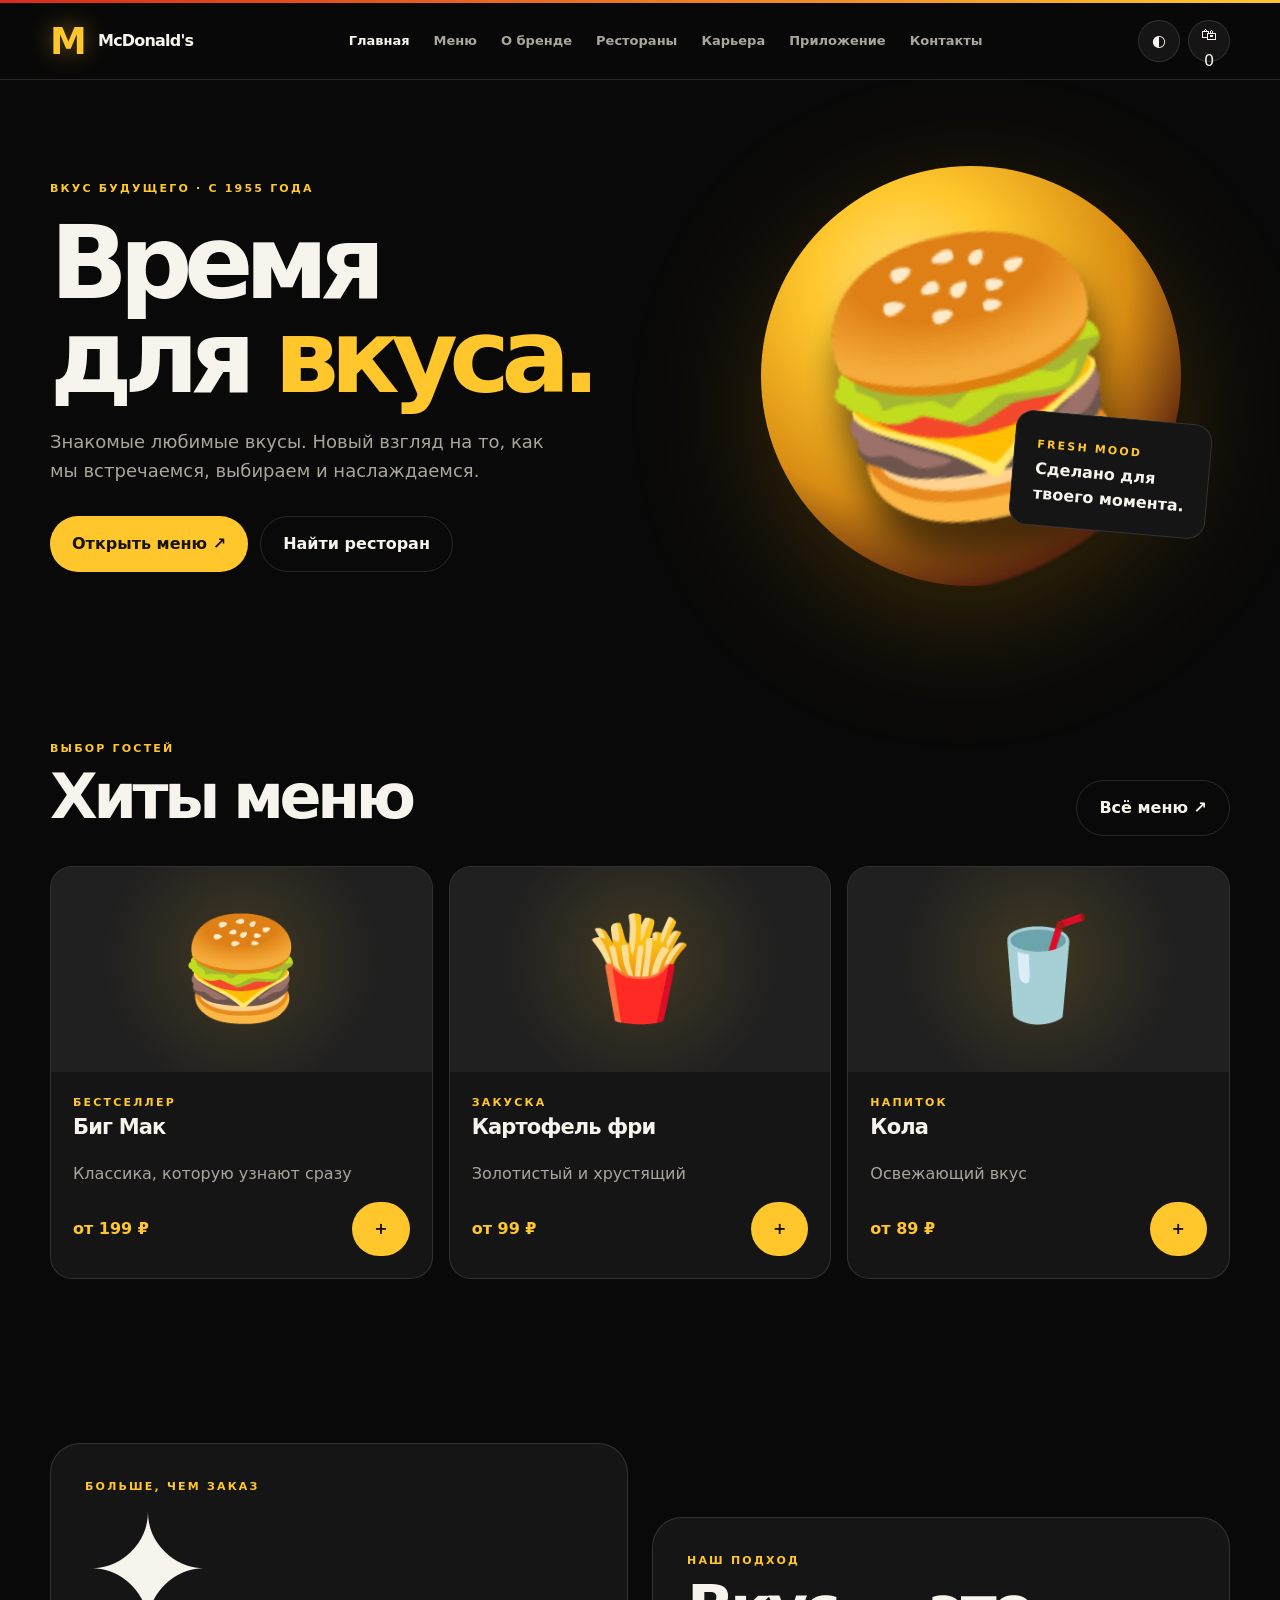
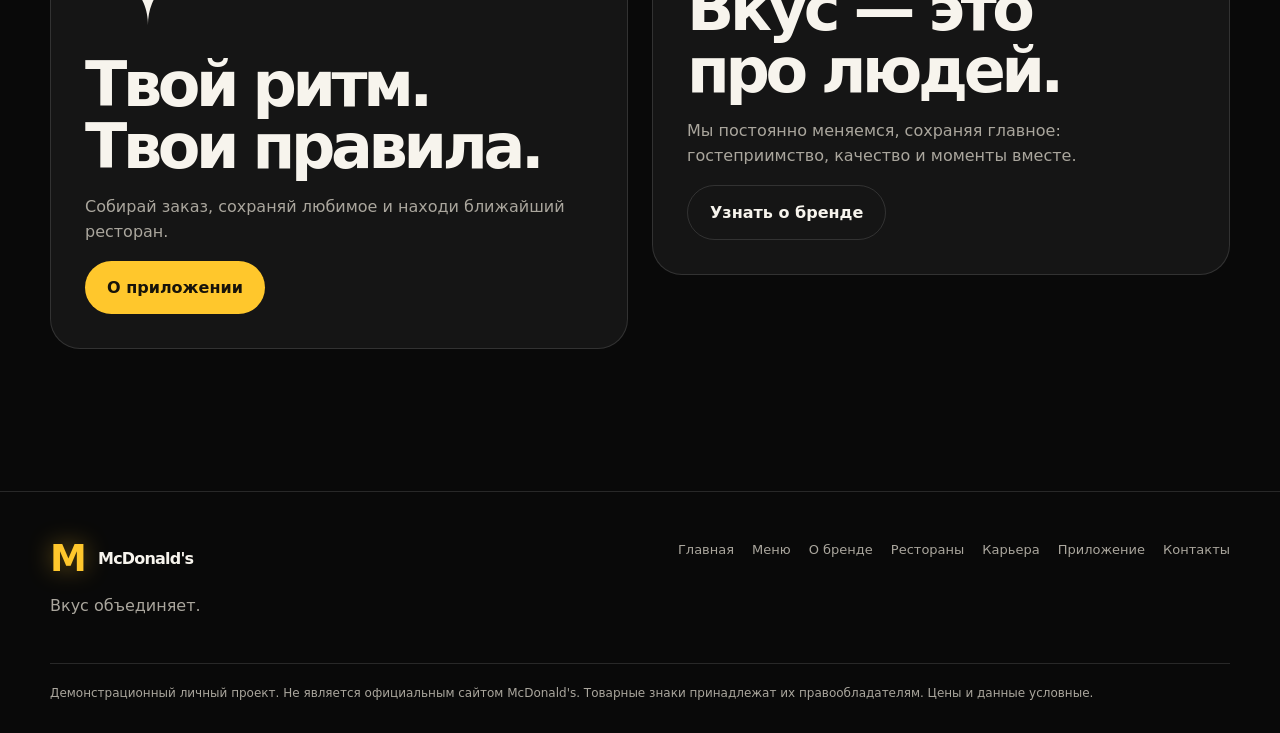
<file: index.html>
<!doctype html><html lang="ru" data-theme="dark"><head><meta charset="utf-8"><meta name="viewport" content="width=device-width,initial-scale=1"><meta name="theme-color" content="#090909"><meta name="description" content="McDonald's — вкус, который объединяет. Демонстрационный сайт."><title>McDonald's — Время для вкуса</title><link rel="stylesheet" href="styles.css"></head><body><div class="topline"></div><header class="header"><div class="wrap nav"><a class="brand" href="index.html"><span class="arches">M</span><span>McDonald's</span></a><nav class="links" id="links" aria-label="Основная навигация"><a href="index.html" class="active" aria-current="page">Главная</a><a href="menu.html" class="" >Меню</a><a href="about.html" class="" >О бренде</a><a href="locations.html" class="" >Рестораны</a><a href="careers.html" class="" >Карьера</a><a href="app.html" class="" >Приложение</a><a href="contacts.html" class="" >Контакты</a></nav><div class="navtools"><button class="iconbtn" id="theme" aria-label="Переключить тему">◐</button><button class="iconbtn" aria-label="Корзина" onclick="document.getElementById('modal').classList.add('open')">🛍 <span id="cartCount">0</span></button><button class="burger" id="burger" aria-label="Открыть меню">☰</button></div></div></header><main><div class="hero wrap"><div><div class="eyebrow">Вкус будущего · с 1955 года</div><h1 class="display">Время<br>для <em>вкуса.</em></h1><p class="lead">Знакомые любимые вкусы. Новый взгляд на то, как мы встречаемся, выбираем и наслаждаемся.</p><div class="actions"><a class="btn" href="menu.html">Открыть меню ↗</a><a class="btn ghost" href="locations.html">Найти ресторан</a></div></div><div class="visual"><div class="orb"></div><div class="burgerart">🍔</div><div class="stamp"><span class="eyebrow">Fresh mood</span><br><b>Сделано для<br>твоего момента.</b></div></div></div><section class="section wrap"><div class="sectionhead"><div><div class="eyebrow">Выбор гостей</div><h2>Хиты меню</h2></div><a class="btn ghost" href="menu.html">Всё меню ↗</a></div><div class="grid"><article class="tile reveal" data-item data-category="burgers" data-price="199" data-name="Биг Мак"><div class="foodvisual">🍔</div><div class="tilebody"><div class="eyebrow">Бестселлер</div><h3>Биг Мак</h3><p class="muted">Классика, которую узнают сразу</p><div style="display:flex;justify-content:space-between;align-items:center"><span class="price">от 199 ₽</span><button class="btn" data-add="Биг Мак" aria-label="Добавить Биг Мак">+</button></div></div></article><article class="tile reveal" data-item data-category="snacks" data-price="99" data-name="Картофель фри"><div class="foodvisual">🍟</div><div class="tilebody"><div class="eyebrow">Закуска</div><h3>Картофель фри</h3><p class="muted">Золотистый и хрустящий</p><div style="display:flex;justify-content:space-between;align-items:center"><span class="price">от 99 ₽</span><button class="btn" data-add="Картофель фри" aria-label="Добавить Картофель фри">+</button></div></div></article><article class="tile reveal" data-item data-category="drinks" data-price="89" data-name="Кола"><div class="foodvisual">🥤</div><div class="tilebody"><div class="eyebrow">Напиток</div><h3>Кола</h3><p class="muted">Освежающий вкус</p><div style="display:flex;justify-content:space-between;align-items:center"><span class="price">от 89 ₽</span><button class="btn" data-add="Кола" aria-label="Добавить Кола">+</button></div></div></article></div></section><section class="section wrap split"><div class="feature reveal"><div class="eyebrow">Больше, чем заказ</div><div class="featurebig">✦</div><h2>Твой ритм.<br>Твои правила.</h2><p class="muted">Собирай заказ, сохраняй любимое и находи ближайший ресторан.</p><a class="btn" href="app.html">О приложении</a></div><div class="feature reveal"><div class="eyebrow">Наш подход</div><h2>Вкус — это<br>про людей.</h2><p class="muted">Мы постоянно меняемся, сохраняя главное: гостеприимство, качество и моменты вместе.</p><a class="btn ghost" href="about.html">Узнать о бренде</a></div></section></main><footer class="footer"><div class="wrap"><div class="footrow"><div><a class="brand" href="index.html"><span class="arches">M</span><span>McDonald's</span></a><p class="muted">Вкус объединяет.</p></div><div class="footlinks"><a href="index.html">Главная</a><a href="menu.html">Меню</a><a href="about.html">О бренде</a><a href="locations.html">Рестораны</a><a href="careers.html">Карьера</a><a href="app.html">Приложение</a><a href="contacts.html">Контакты</a></div></div><div class="muted" style="border-top:1px solid var(--line);margin-top:28px;padding-top:20px;font-size:12px">Демонстрационный личный проект. Не является официальным сайтом McDonald's. Товарные знаки принадлежат их правообладателям. Цены и данные условные.</div></div></footer><div class="modal" id="modal" role="dialog" aria-modal="true" aria-labelledby="modalTitle"><div class="modalbox"><div class="eyebrow">Корзина</div><h2 id="modalTitle">Готово!</h2><p id="modalText" class="muted">Товар добавлен.</p><button class="btn" data-close>Продолжить</button></div></div><div class="toast" id="toast" role="status"></div><script src="app.js"></script></body></html>
</file>
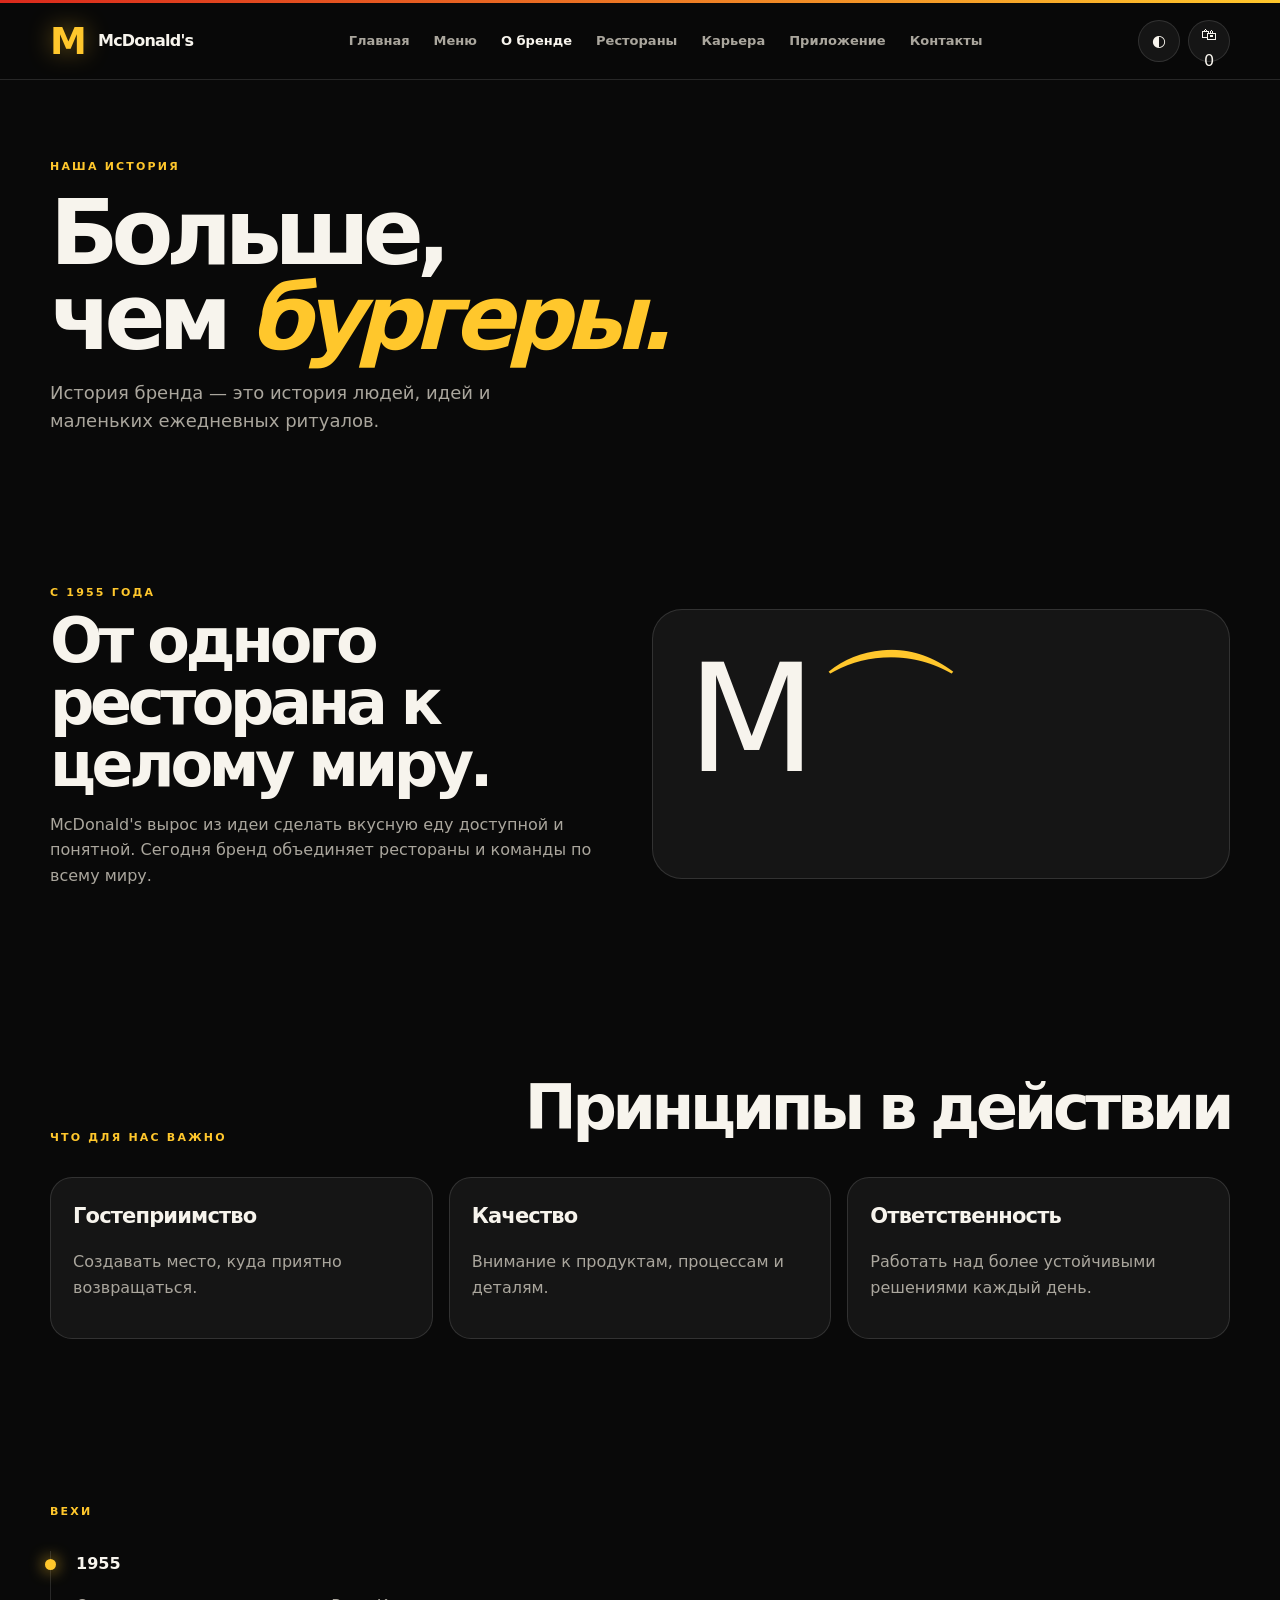
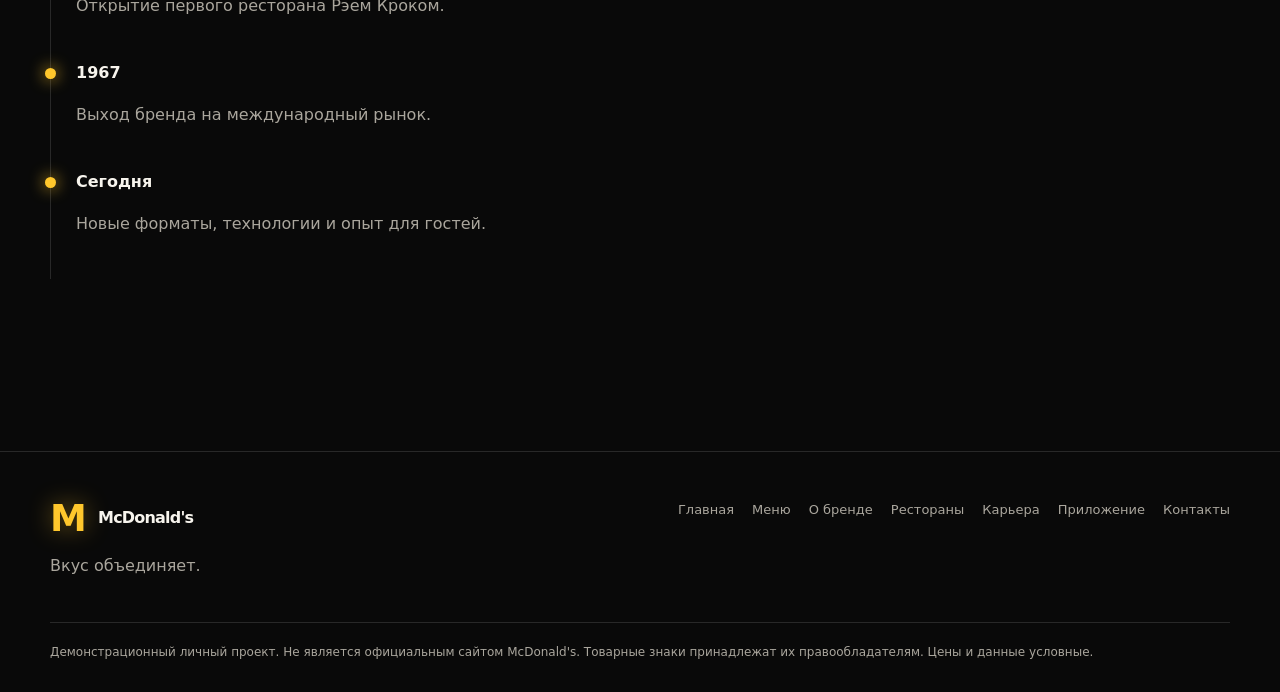
<file: about.html>
<!doctype html><html lang="ru" data-theme="dark"><head><meta charset="utf-8"><meta name="viewport" content="width=device-width,initial-scale=1"><meta name="theme-color" content="#090909"><meta name="description" content="McDonald's — вкус, который объединяет. Демонстрационный сайт."><title>about — McDonald's</title><link rel="stylesheet" href="styles.css"></head><body><div class="topline"></div><header class="header"><div class="wrap nav"><a class="brand" href="index.html"><span class="arches">M</span><span>McDonald's</span></a><nav class="links" id="links" aria-label="Основная навигация"><a href="index.html" class="" >Главная</a><a href="menu.html" class="" >Меню</a><a href="about.html" class="active" aria-current="page">О бренде</a><a href="locations.html" class="" >Рестораны</a><a href="careers.html" class="" >Карьера</a><a href="app.html" class="" >Приложение</a><a href="contacts.html" class="" >Контакты</a></nav><div class="navtools"><button class="iconbtn" id="theme" aria-label="Переключить тему">◐</button><button class="iconbtn" aria-label="Корзина" onclick="document.getElementById('modal').classList.add('open')">🛍 <span id="cartCount">0</span></button><button class="burger" id="burger" aria-label="Открыть меню">☰</button></div></div></header><main><header class="pagehead wrap"><div class="eyebrow">Наша история</div><h1>Больше,<br>чем <em style="color:var(--yellow)">бургеры.</em></h1><p class="lead">История бренда — это история людей, идей и маленьких ежедневных ритуалов.</p></header><section class="section wrap split"><div><div class="eyebrow">С 1955 года</div><h2>От одного ресторана к целому миру.</h2><p class="muted">McDonald's вырос из идеи сделать вкусную еду доступной и понятной. Сегодня бренд объединяет рестораны и команды по всему миру.</p></div><div class="feature featurebig reveal">M<span style="color:var(--yellow)">⌒</span></div></section><section class="section wrap"><div class="sectionhead"><div class="eyebrow">Что для нас важно</div><h2>Принципы в действии</h2></div><div class="grid"><article class="tile tilebody"><h3>Гостеприимство</h3><p class="muted">Создавать место, куда приятно возвращаться.</p></article><article class="tile tilebody"><h3>Качество</h3><p class="muted">Внимание к продуктам, процессам и деталям.</p></article><article class="tile tilebody"><h3>Ответственность</h3><p class="muted">Работать над более устойчивыми решениями каждый день.</p></article></div></section><section class="section wrap"><div class="eyebrow">Вехи</div><div class="timeline"><article><b>1955</b><p class="muted">Открытие первого ресторана Рэем Кроком.</p></article><article><b>1967</b><p class="muted">Выход бренда на международный рынок.</p></article><article><b>Сегодня</b><p class="muted">Новые форматы, технологии и опыт для гостей.</p></article></div></section></main><footer class="footer"><div class="wrap"><div class="footrow"><div><a class="brand" href="index.html"><span class="arches">M</span><span>McDonald's</span></a><p class="muted">Вкус объединяет.</p></div><div class="footlinks"><a href="index.html">Главная</a><a href="menu.html">Меню</a><a href="about.html">О бренде</a><a href="locations.html">Рестораны</a><a href="careers.html">Карьера</a><a href="app.html">Приложение</a><a href="contacts.html">Контакты</a></div></div><div class="muted" style="border-top:1px solid var(--line);margin-top:28px;padding-top:20px;font-size:12px">Демонстрационный личный проект. Не является официальным сайтом McDonald's. Товарные знаки принадлежат их правообладателям. Цены и данные условные.</div></div></footer><div class="modal" id="modal" role="dialog" aria-modal="true" aria-labelledby="modalTitle"><div class="modalbox"><div class="eyebrow">Корзина</div><h2 id="modalTitle">Готово!</h2><p id="modalText" class="muted">Товар добавлен.</p><button class="btn" data-close>Продолжить</button></div></div><div class="toast" id="toast" role="status"></div><script src="app.js"></script></body></html>
</file>
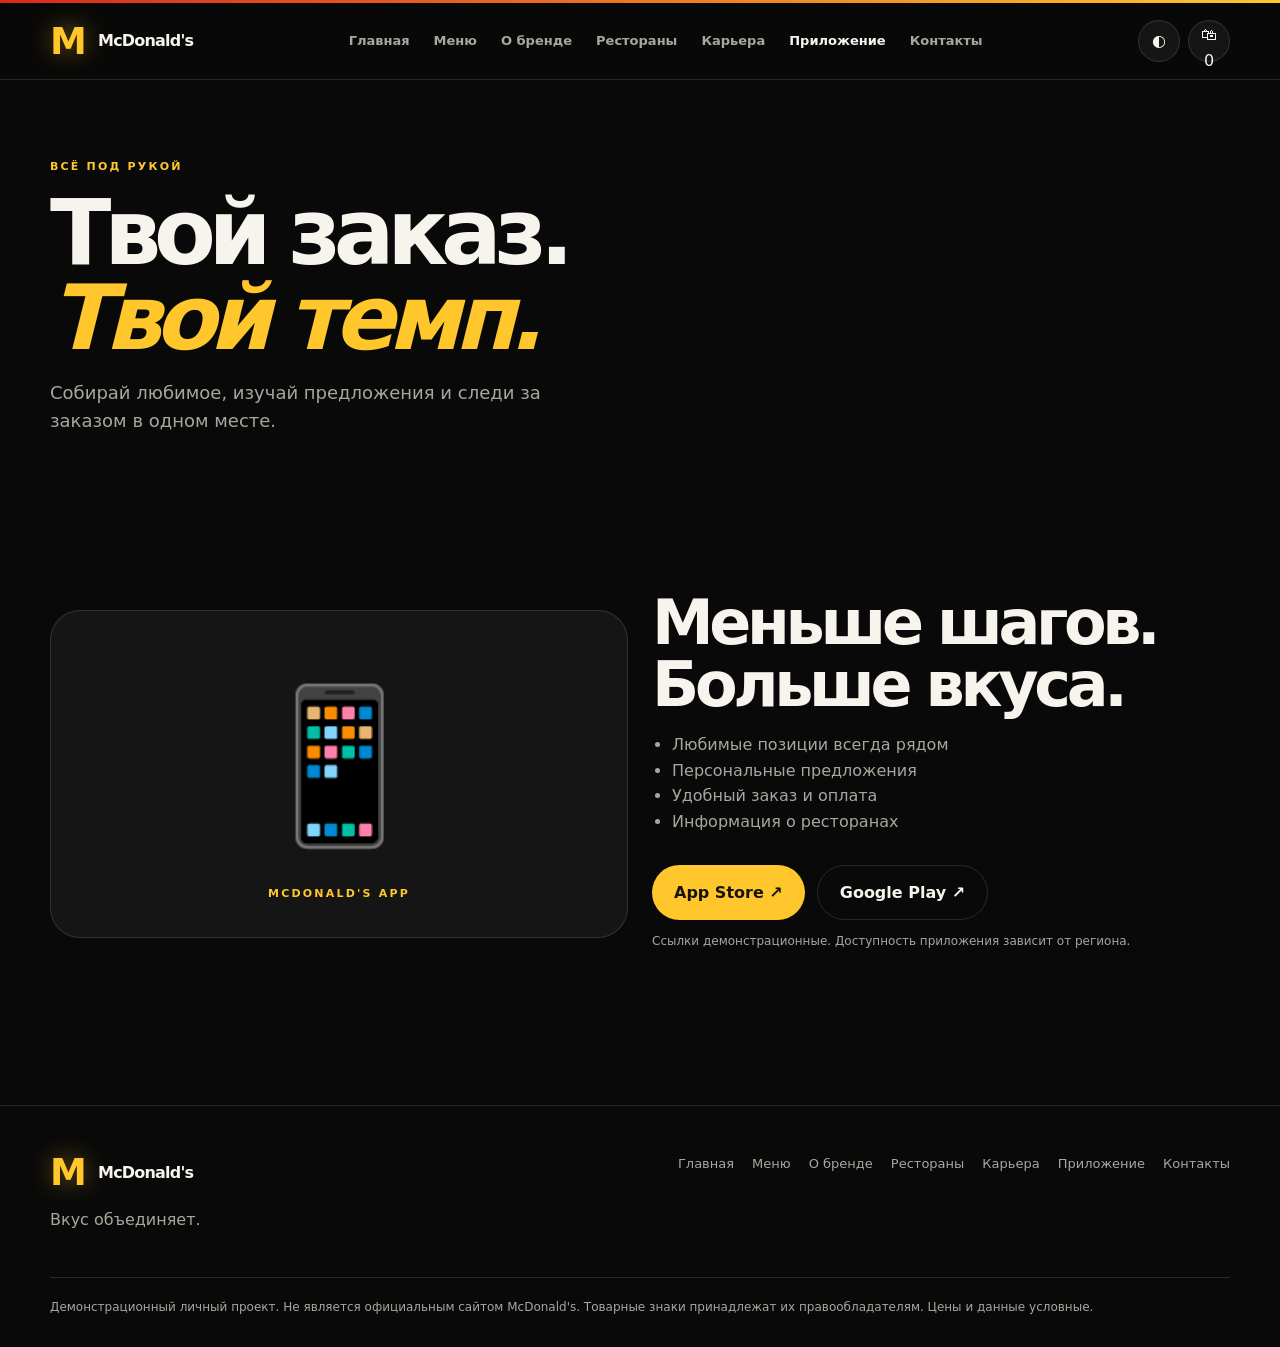
<file: app.html>
<!doctype html><html lang="ru" data-theme="dark"><head><meta charset="utf-8"><meta name="viewport" content="width=device-width,initial-scale=1"><meta name="theme-color" content="#090909"><meta name="description" content="McDonald's — вкус, который объединяет. Демонстрационный сайт."><title>app — McDonald's</title><link rel="stylesheet" href="styles.css"></head><body><div class="topline"></div><header class="header"><div class="wrap nav"><a class="brand" href="index.html"><span class="arches">M</span><span>McDonald's</span></a><nav class="links" id="links" aria-label="Основная навигация"><a href="index.html" class="" >Главная</a><a href="menu.html" class="" >Меню</a><a href="about.html" class="" >О бренде</a><a href="locations.html" class="" >Рестораны</a><a href="careers.html" class="" >Карьера</a><a href="app.html" class="active" aria-current="page">Приложение</a><a href="contacts.html" class="" >Контакты</a></nav><div class="navtools"><button class="iconbtn" id="theme" aria-label="Переключить тему">◐</button><button class="iconbtn" aria-label="Корзина" onclick="document.getElementById('modal').classList.add('open')">🛍 <span id="cartCount">0</span></button><button class="burger" id="burger" aria-label="Открыть меню">☰</button></div></div></header><main><header class="pagehead wrap"><div class="eyebrow">Всё под рукой</div><h1>Твой заказ.<br><em style="color:var(--yellow)">Твой темп.</em></h1><p class="lead">Собирай любимое, изучай предложения и следи за заказом в одном месте.</p></header><section class="section wrap split"><div class="feature reveal" style="display:grid;place-items:center"><div style="font-size:150px">📱</div><div class="eyebrow">McDonald's app</div></div><div><h2>Меньше шагов.<br>Больше вкуса.</h2><ul class="list"><li>Любимые позиции всегда рядом</li><li>Персональные предложения</li><li>Удобный заказ и оплата</li><li>Информация о ресторанах</li></ul><div class="actions"><a class="btn" href="#">App Store ↗</a><a class="btn ghost" href="#">Google Play ↗</a></div><p class="muted" style="font-size:12px">Ссылки демонстрационные. Доступность приложения зависит от региона.</p></div></section></main><footer class="footer"><div class="wrap"><div class="footrow"><div><a class="brand" href="index.html"><span class="arches">M</span><span>McDonald's</span></a><p class="muted">Вкус объединяет.</p></div><div class="footlinks"><a href="index.html">Главная</a><a href="menu.html">Меню</a><a href="about.html">О бренде</a><a href="locations.html">Рестораны</a><a href="careers.html">Карьера</a><a href="app.html">Приложение</a><a href="contacts.html">Контакты</a></div></div><div class="muted" style="border-top:1px solid var(--line);margin-top:28px;padding-top:20px;font-size:12px">Демонстрационный личный проект. Не является официальным сайтом McDonald's. Товарные знаки принадлежат их правообладателям. Цены и данные условные.</div></div></footer><div class="modal" id="modal" role="dialog" aria-modal="true" aria-labelledby="modalTitle"><div class="modalbox"><div class="eyebrow">Корзина</div><h2 id="modalTitle">Готово!</h2><p id="modalText" class="muted">Товар добавлен.</p><button class="btn" data-close>Продолжить</button></div></div><div class="toast" id="toast" role="status"></div><script src="app.js"></script></body></html>
</file>
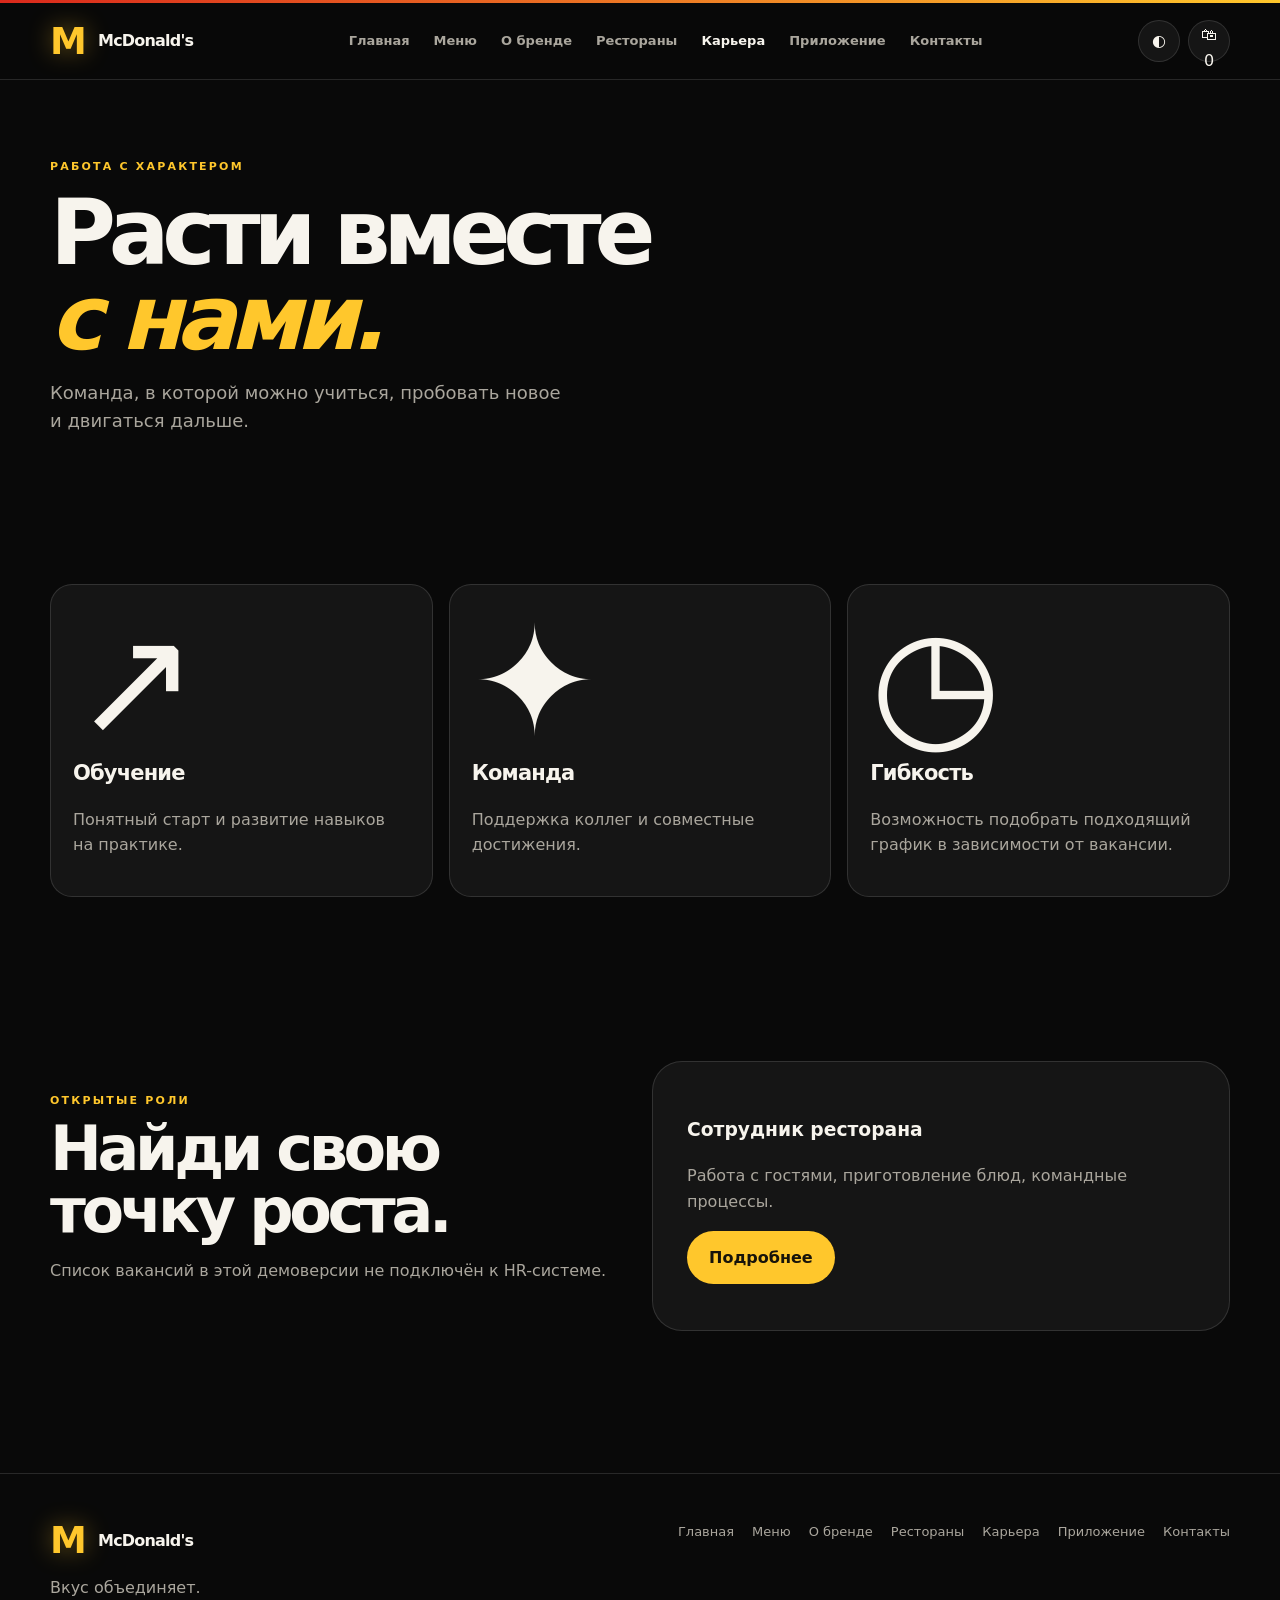
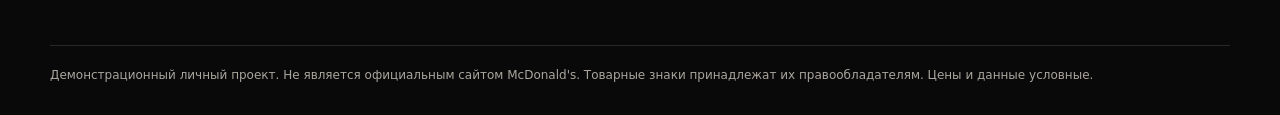
<file: careers.html>
<!doctype html><html lang="ru" data-theme="dark"><head><meta charset="utf-8"><meta name="viewport" content="width=device-width,initial-scale=1"><meta name="theme-color" content="#090909"><meta name="description" content="McDonald's — вкус, который объединяет. Демонстрационный сайт."><title>careers — McDonald's</title><link rel="stylesheet" href="styles.css"></head><body><div class="topline"></div><header class="header"><div class="wrap nav"><a class="brand" href="index.html"><span class="arches">M</span><span>McDonald's</span></a><nav class="links" id="links" aria-label="Основная навигация"><a href="index.html" class="" >Главная</a><a href="menu.html" class="" >Меню</a><a href="about.html" class="" >О бренде</a><a href="locations.html" class="" >Рестораны</a><a href="careers.html" class="active" aria-current="page">Карьера</a><a href="app.html" class="" >Приложение</a><a href="contacts.html" class="" >Контакты</a></nav><div class="navtools"><button class="iconbtn" id="theme" aria-label="Переключить тему">◐</button><button class="iconbtn" aria-label="Корзина" onclick="document.getElementById('modal').classList.add('open')">🛍 <span id="cartCount">0</span></button><button class="burger" id="burger" aria-label="Открыть меню">☰</button></div></div></header><main><header class="pagehead wrap"><div class="eyebrow">Работа с характером</div><h1>Расти вместе<br><em style="color:var(--yellow)">с нами.</em></h1><p class="lead">Команда, в которой можно учиться, пробовать новое и двигаться дальше.</p></header><section class="section wrap"><div class="grid"><article class="tile tilebody"><div class="featurebig">↗</div><h3>Обучение</h3><p class="muted">Понятный старт и развитие навыков на практике.</p></article><article class="tile tilebody"><div class="featurebig">✦</div><h3>Команда</h3><p class="muted">Поддержка коллег и совместные достижения.</p></article><article class="tile tilebody"><div class="featurebig">◷</div><h3>Гибкость</h3><p class="muted">Возможность подобрать подходящий график в зависимости от вакансии.</p></article></div></section><section class="section wrap split"><div><div class="eyebrow">Открытые роли</div><h2>Найди свою<br>точку роста.</h2><p class="muted">Список вакансий в этой демоверсии не подключён к HR-системе.</p></div><div class="feature"><h3>Сотрудник ресторана</h3><p class="muted">Работа с гостями, приготовление блюд, командные процессы.</p><button class="btn" onclick="alert('Демо: для отклика подключите официальный карьерный портал.')">Подробнее</button></div></section></main><footer class="footer"><div class="wrap"><div class="footrow"><div><a class="brand" href="index.html"><span class="arches">M</span><span>McDonald's</span></a><p class="muted">Вкус объединяет.</p></div><div class="footlinks"><a href="index.html">Главная</a><a href="menu.html">Меню</a><a href="about.html">О бренде</a><a href="locations.html">Рестораны</a><a href="careers.html">Карьера</a><a href="app.html">Приложение</a><a href="contacts.html">Контакты</a></div></div><div class="muted" style="border-top:1px solid var(--line);margin-top:28px;padding-top:20px;font-size:12px">Демонстрационный личный проект. Не является официальным сайтом McDonald's. Товарные знаки принадлежат их правообладателям. Цены и данные условные.</div></div></footer><div class="modal" id="modal" role="dialog" aria-modal="true" aria-labelledby="modalTitle"><div class="modalbox"><div class="eyebrow">Корзина</div><h2 id="modalTitle">Готово!</h2><p id="modalText" class="muted">Товар добавлен.</p><button class="btn" data-close>Продолжить</button></div></div><div class="toast" id="toast" role="status"></div><script src="app.js"></script></body></html>
</file>
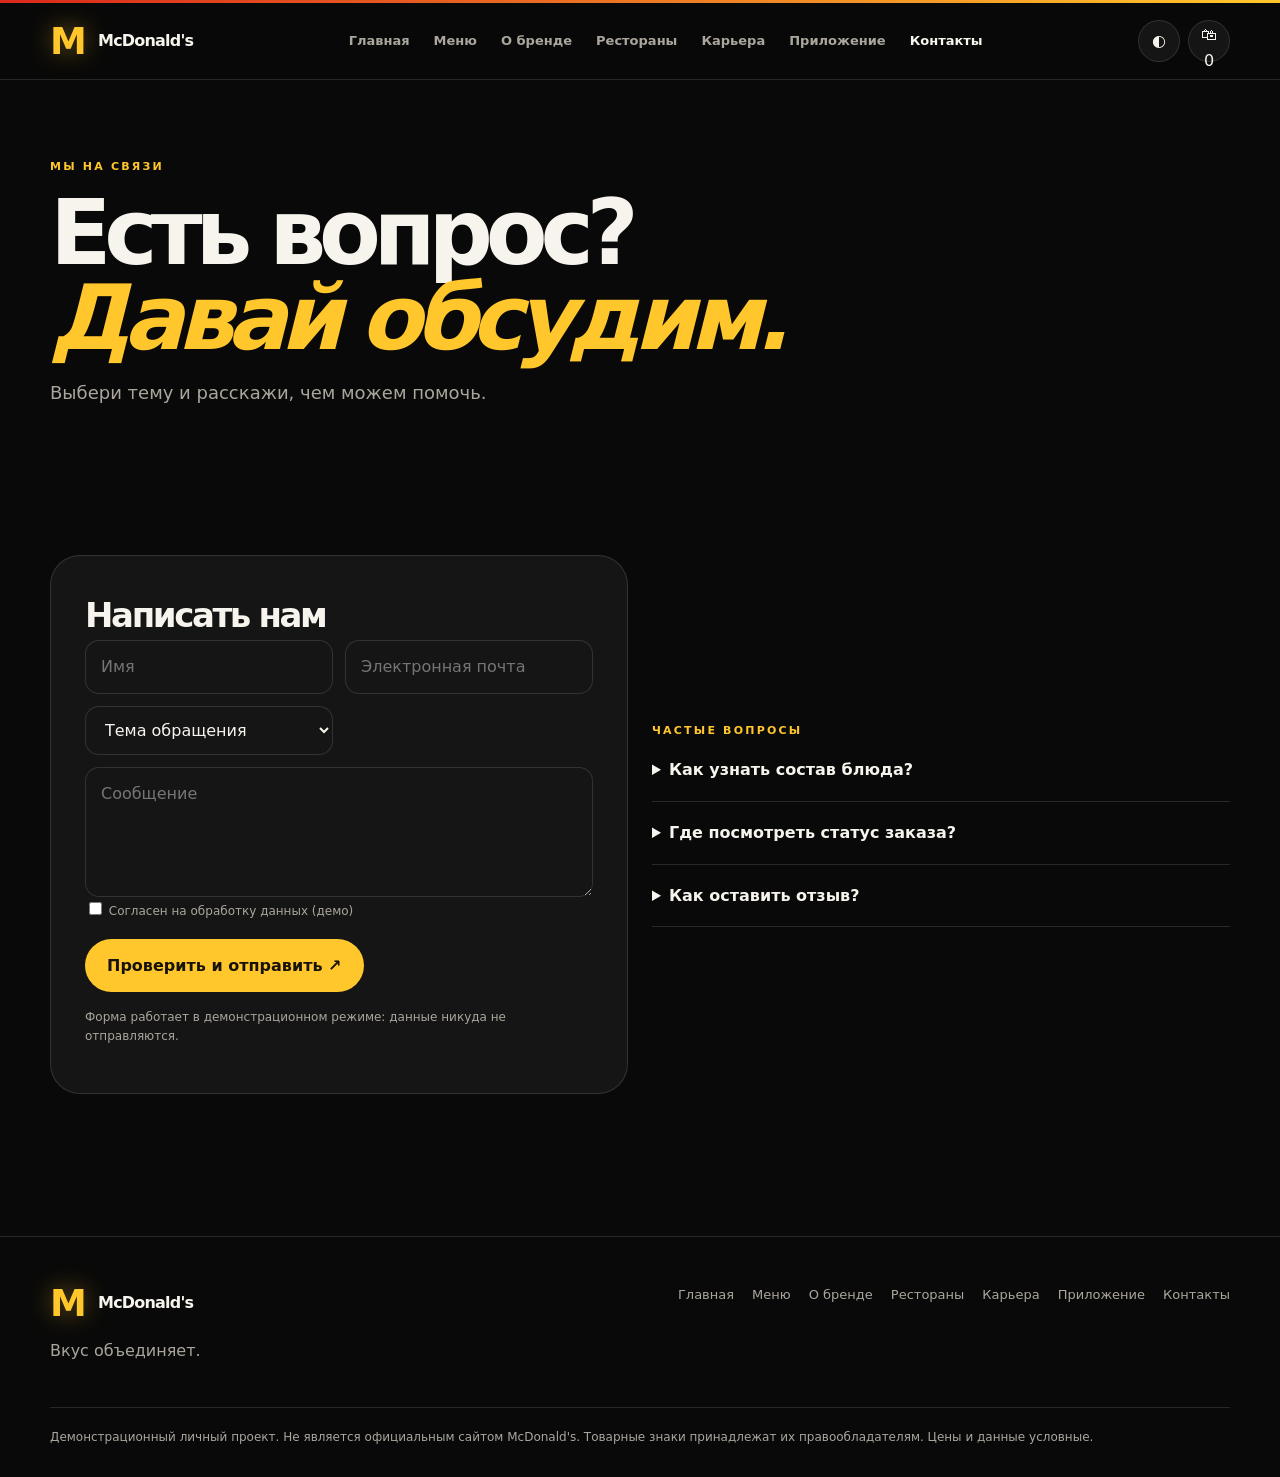
<file: contacts.html>
<!doctype html><html lang="ru" data-theme="dark"><head><meta charset="utf-8"><meta name="viewport" content="width=device-width,initial-scale=1"><meta name="theme-color" content="#090909"><meta name="description" content="McDonald's — вкус, который объединяет. Демонстрационный сайт."><title>contacts — McDonald's</title><link rel="stylesheet" href="styles.css"></head><body><div class="topline"></div><header class="header"><div class="wrap nav"><a class="brand" href="index.html"><span class="arches">M</span><span>McDonald's</span></a><nav class="links" id="links" aria-label="Основная навигация"><a href="index.html" class="" >Главная</a><a href="menu.html" class="" >Меню</a><a href="about.html" class="" >О бренде</a><a href="locations.html" class="" >Рестораны</a><a href="careers.html" class="" >Карьера</a><a href="app.html" class="" >Приложение</a><a href="contacts.html" class="active" aria-current="page">Контакты</a></nav><div class="navtools"><button class="iconbtn" id="theme" aria-label="Переключить тему">◐</button><button class="iconbtn" aria-label="Корзина" onclick="document.getElementById('modal').classList.add('open')">🛍 <span id="cartCount">0</span></button><button class="burger" id="burger" aria-label="Открыть меню">☰</button></div></div></header><main><header class="pagehead wrap"><div class="eyebrow">Мы на связи</div><h1>Есть вопрос?<br><em style="color:var(--yellow)">Давай обсудим.</em></h1><p class="lead">Выбери тему и расскажи, чем можем помочь.</p></header><section class="section wrap split"><form id="contactForm" class="feature"><h2 style="font-size:34px">Написать нам</h2><div class="formgrid"><input class="field" required placeholder="Имя" aria-label="Имя"><input class="field" type="email" required placeholder="Электронная почта" aria-label="Электронная почта"><select class="field" required><option value="">Тема обращения</option><option>Отзыв</option><option>Вопрос по заказу</option><option>Другое</option></select><textarea class="field" required minlength="10" placeholder="Сообщение" aria-label="Сообщение"></textarea></div><label class="muted" style="font-size:12px"><input type="checkbox" required> Согласен на обработку данных (демо)</label><p><button class="btn" type="submit">Проверить и отправить ↗</button></p><p class="muted" style="font-size:12px">Форма работает в демонстрационном режиме: данные никуда не отправляются.</p></form><div><div class="eyebrow">Частые вопросы</div><div class="faq"><details><summary>Как узнать состав блюда?</summary><p>Состав и аллергены уточняйте в официальном меню вашего региона.</p></details><details><summary>Где посмотреть статус заказа?</summary><p>Статус доступен в приложении или у сотрудника ресторана, если заказ оформлен там.</p></details><details><summary>Как оставить отзыв?</summary><p>Используйте форму обратной связи или официальные каналы поддержки региона.</p></details></div></div></section></main><footer class="footer"><div class="wrap"><div class="footrow"><div><a class="brand" href="index.html"><span class="arches">M</span><span>McDonald's</span></a><p class="muted">Вкус объединяет.</p></div><div class="footlinks"><a href="index.html">Главная</a><a href="menu.html">Меню</a><a href="about.html">О бренде</a><a href="locations.html">Рестораны</a><a href="careers.html">Карьера</a><a href="app.html">Приложение</a><a href="contacts.html">Контакты</a></div></div><div class="muted" style="border-top:1px solid var(--line);margin-top:28px;padding-top:20px;font-size:12px">Демонстрационный личный проект. Не является официальным сайтом McDonald's. Товарные знаки принадлежат их правообладателям. Цены и данные условные.</div></div></footer><div class="modal" id="modal" role="dialog" aria-modal="true" aria-labelledby="modalTitle"><div class="modalbox"><div class="eyebrow">Корзина</div><h2 id="modalTitle">Готово!</h2><p id="modalText" class="muted">Товар добавлен.</p><button class="btn" data-close>Продолжить</button></div></div><div class="toast" id="toast" role="status"></div><script src="app.js"></script></body></html>
</file>
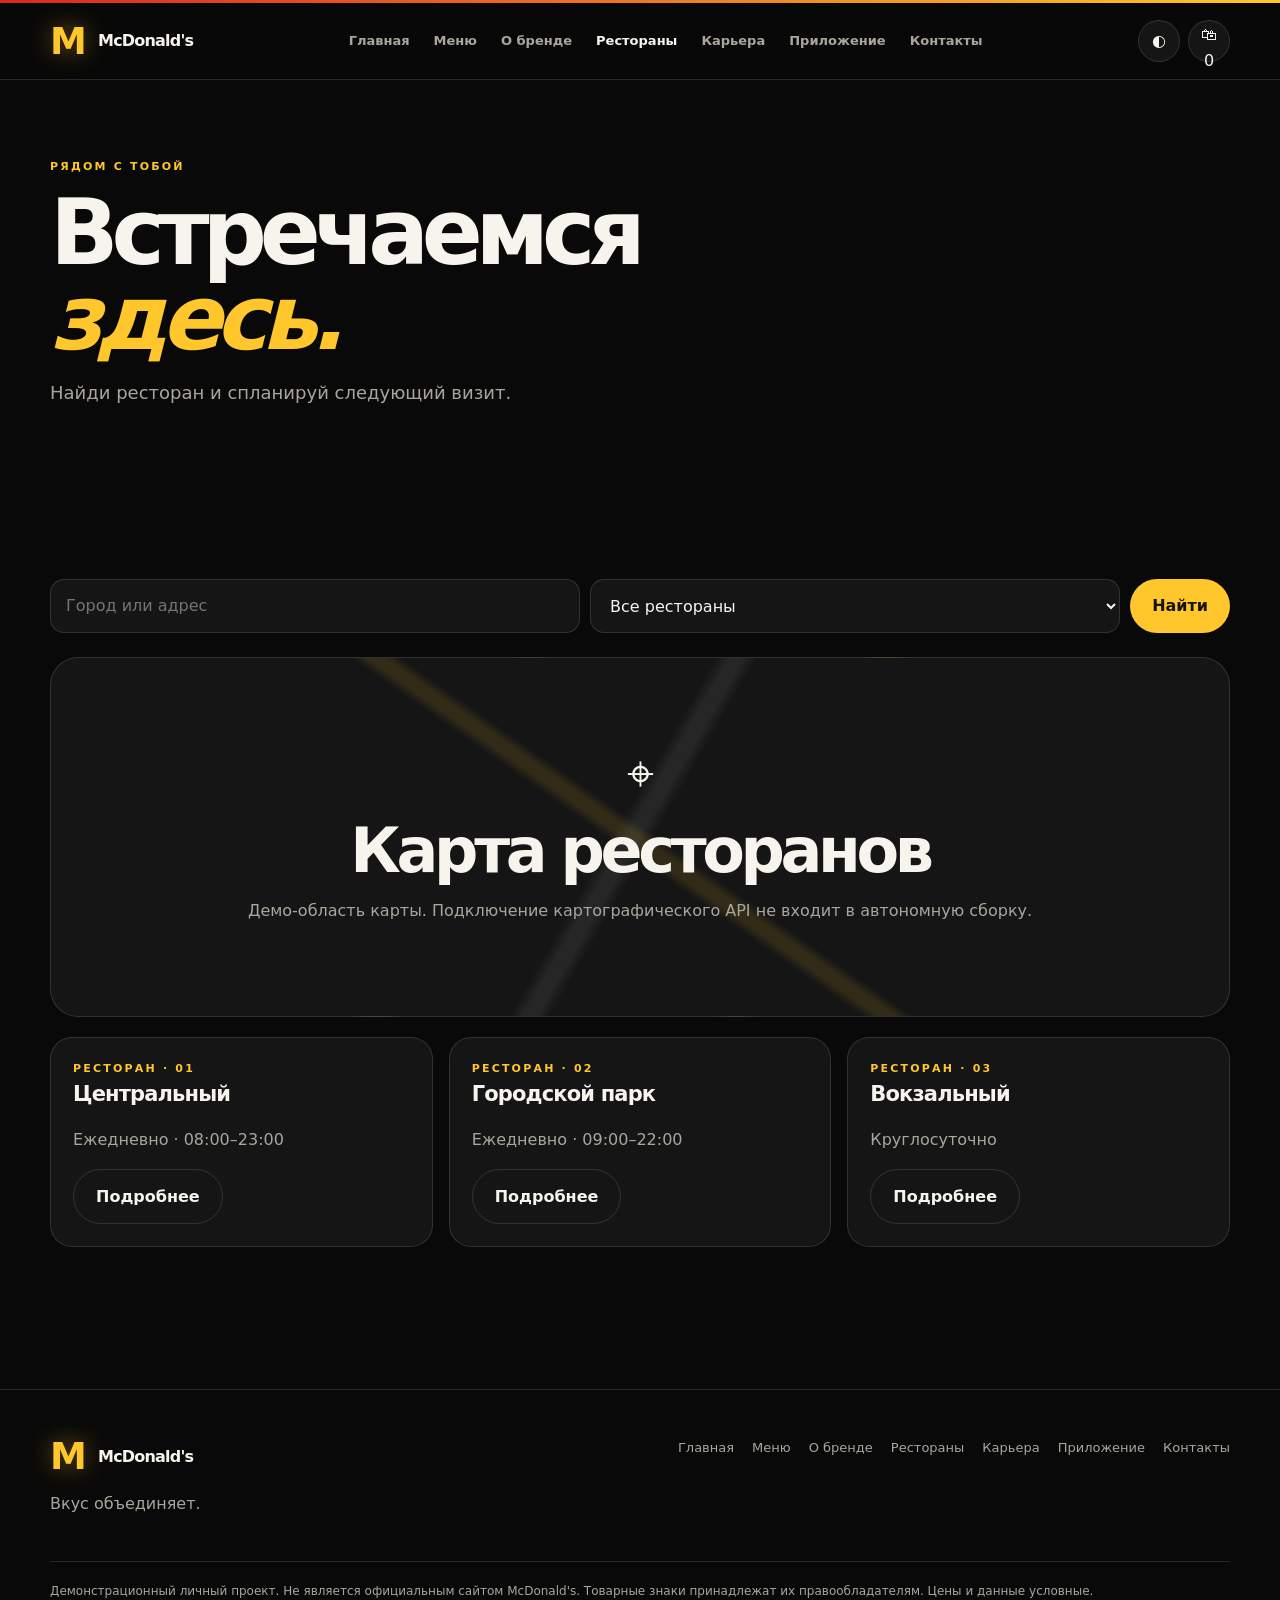
<file: locations.html>
<!doctype html><html lang="ru" data-theme="dark"><head><meta charset="utf-8"><meta name="viewport" content="width=device-width,initial-scale=1"><meta name="theme-color" content="#090909"><meta name="description" content="McDonald's — вкус, который объединяет. Демонстрационный сайт."><title>locations — McDonald's</title><link rel="stylesheet" href="styles.css"></head><body><div class="topline"></div><header class="header"><div class="wrap nav"><a class="brand" href="index.html"><span class="arches">M</span><span>McDonald's</span></a><nav class="links" id="links" aria-label="Основная навигация"><a href="index.html" class="" >Главная</a><a href="menu.html" class="" >Меню</a><a href="about.html" class="" >О бренде</a><a href="locations.html" class="active" aria-current="page">Рестораны</a><a href="careers.html" class="" >Карьера</a><a href="app.html" class="" >Приложение</a><a href="contacts.html" class="" >Контакты</a></nav><div class="navtools"><button class="iconbtn" id="theme" aria-label="Переключить тему">◐</button><button class="iconbtn" aria-label="Корзина" onclick="document.getElementById('modal').classList.add('open')">🛍 <span id="cartCount">0</span></button><button class="burger" id="burger" aria-label="Открыть меню">☰</button></div></div></header><main><header class="pagehead wrap"><div class="eyebrow">Рядом с тобой</div><h1>Встречаемся<br><em style="color:var(--yellow)">здесь.</em></h1><p class="lead">Найди ресторан и спланируй следующий визит.</p></header><section class="section wrap"><div class="toolbar"><input class="field" placeholder="Город или адрес" aria-label="Город или адрес"><select class="field"><option>Все рестораны</option><option>Круглосуточно</option><option>С МакАвто</option></select><button class="btn" onclick="document.getElementById('locNote').textContent='Для реального поиска подключите API карт и геолокации.'">Найти</button></div><div class="mapmock"><div><div style="font-size:48px">⌖</div><h2>Карта ресторанов</h2><p class="muted" id="locNote">Демо-область карты. Подключение картографического API не входит в автономную сборку.</p></div></div><div class="grid" style="margin-top:20px"><article class="tile tilebody"><div class="eyebrow">Ресторан · 01</div><h3>Центральный</h3><p class="muted">Ежедневно · 08:00–23:00</p><a class="btn ghost" href="#">Подробнее</a></article><article class="tile tilebody"><div class="eyebrow">Ресторан · 02</div><h3>Городской парк</h3><p class="muted">Ежедневно · 09:00–22:00</p><a class="btn ghost" href="#">Подробнее</a></article><article class="tile tilebody"><div class="eyebrow">Ресторан · 03</div><h3>Вокзальный</h3><p class="muted">Круглосуточно</p><a class="btn ghost" href="#">Подробнее</a></article></div></section></main><footer class="footer"><div class="wrap"><div class="footrow"><div><a class="brand" href="index.html"><span class="arches">M</span><span>McDonald's</span></a><p class="muted">Вкус объединяет.</p></div><div class="footlinks"><a href="index.html">Главная</a><a href="menu.html">Меню</a><a href="about.html">О бренде</a><a href="locations.html">Рестораны</a><a href="careers.html">Карьера</a><a href="app.html">Приложение</a><a href="contacts.html">Контакты</a></div></div><div class="muted" style="border-top:1px solid var(--line);margin-top:28px;padding-top:20px;font-size:12px">Демонстрационный личный проект. Не является официальным сайтом McDonald's. Товарные знаки принадлежат их правообладателям. Цены и данные условные.</div></div></footer><div class="modal" id="modal" role="dialog" aria-modal="true" aria-labelledby="modalTitle"><div class="modalbox"><div class="eyebrow">Корзина</div><h2 id="modalTitle">Готово!</h2><p id="modalText" class="muted">Товар добавлен.</p><button class="btn" data-close>Продолжить</button></div></div><div class="toast" id="toast" role="status"></div><script src="app.js"></script></body></html>
</file>
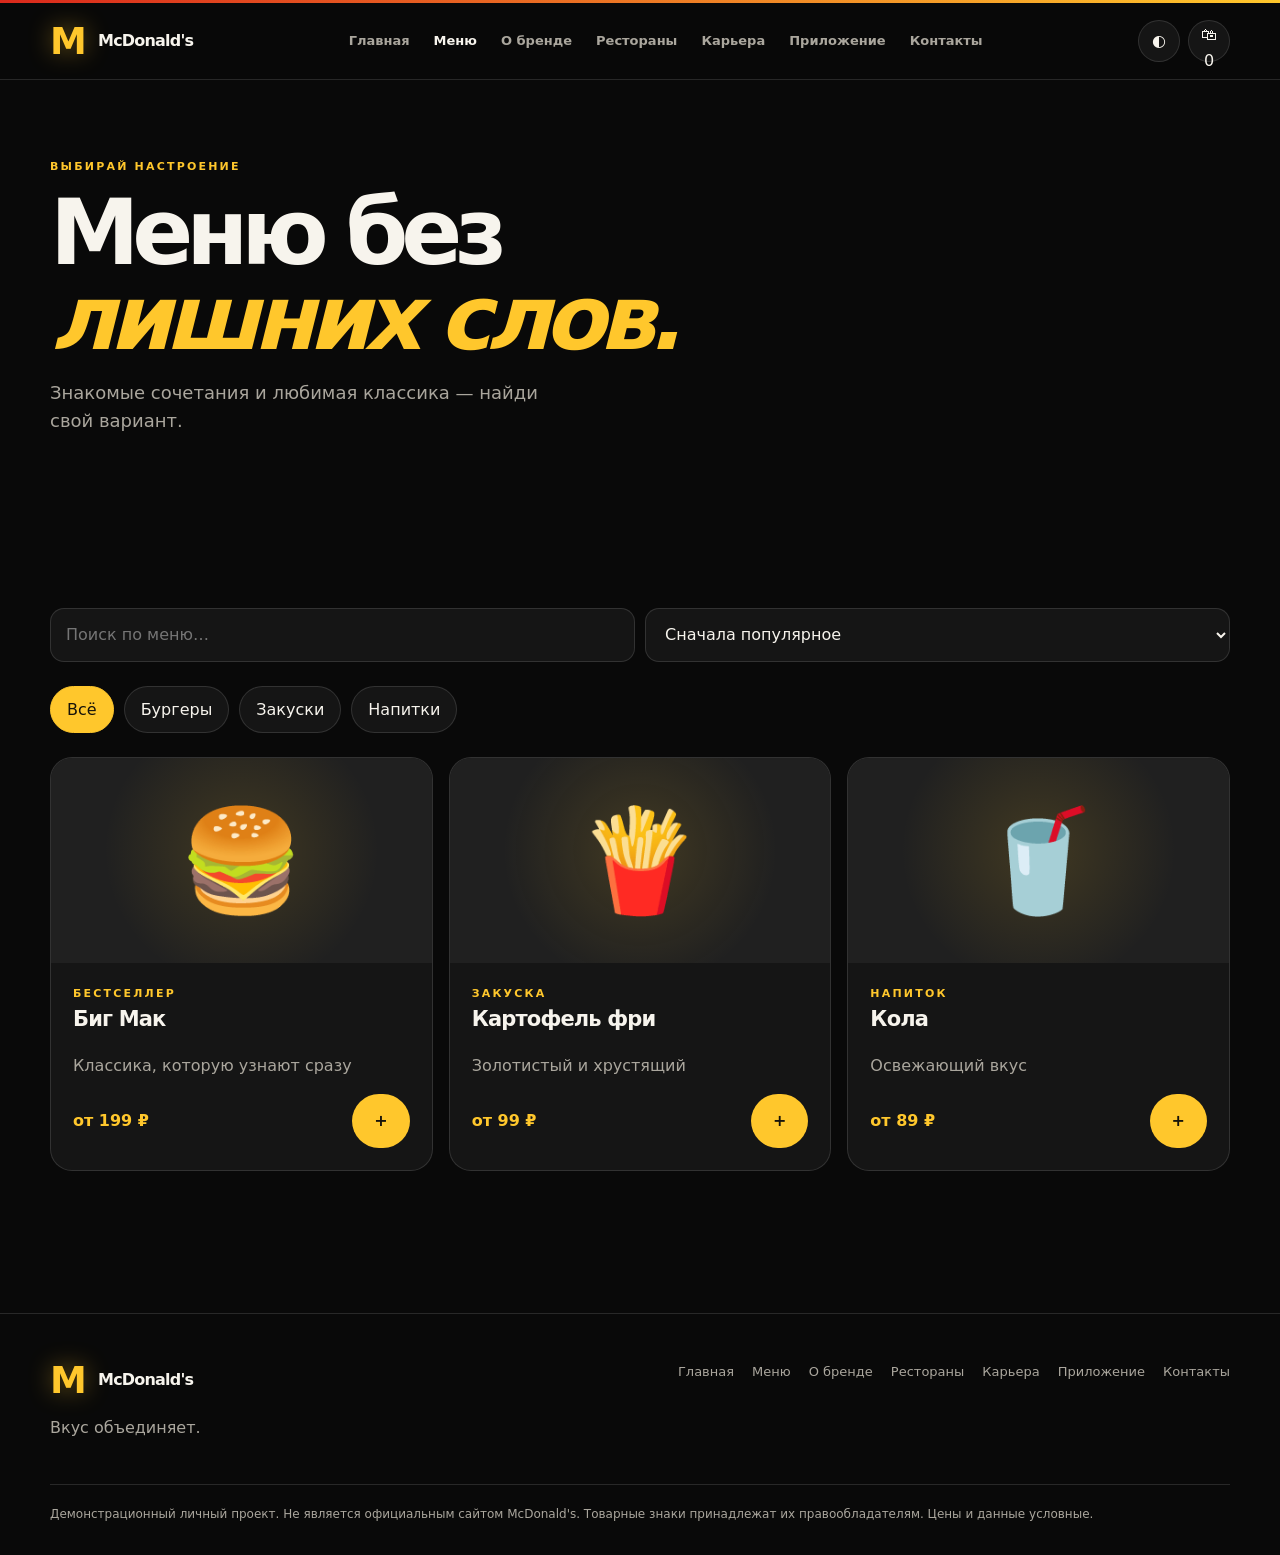
<file: menu.html>
<!doctype html><html lang="ru" data-theme="dark"><head><meta charset="utf-8"><meta name="viewport" content="width=device-width,initial-scale=1"><meta name="theme-color" content="#090909"><meta name="description" content="McDonald's — вкус, который объединяет. Демонстрационный сайт."><title>menu — McDonald's</title><link rel="stylesheet" href="styles.css"></head><body><div class="topline"></div><header class="header"><div class="wrap nav"><a class="brand" href="index.html"><span class="arches">M</span><span>McDonald's</span></a><nav class="links" id="links" aria-label="Основная навигация"><a href="index.html" class="" >Главная</a><a href="menu.html" class="active" aria-current="page">Меню</a><a href="about.html" class="" >О бренде</a><a href="locations.html" class="" >Рестораны</a><a href="careers.html" class="" >Карьера</a><a href="app.html" class="" >Приложение</a><a href="contacts.html" class="" >Контакты</a></nav><div class="navtools"><button class="iconbtn" id="theme" aria-label="Переключить тему">◐</button><button class="iconbtn" aria-label="Корзина" onclick="document.getElementById('modal').classList.add('open')">🛍 <span id="cartCount">0</span></button><button class="burger" id="burger" aria-label="Открыть меню">☰</button></div></div></header><main><header class="pagehead wrap"><div class="eyebrow">Выбирай настроение</div><h1>Меню без<br><em style="color:var(--yellow)">лишних слов.</em></h1><p class="lead">Знакомые сочетания и любимая классика — найди свой вариант.</p></header><section class="section wrap"><div class="toolbar"><input class="field" id="menuSearch" placeholder="Поиск по меню…" aria-label="Поиск по меню"><select class="field" id="sort" aria-label="Сортировка"><option value="default">Сначала популярное</option><option value="price">Сначала дешевле</option><option value="name">По названию</option></select></div><div class="toolbar"><button class="pill active" data-category="all">Всё</button><button class="pill " data-category="burgers">Бургеры</button><button class="pill " data-category="snacks">Закуски</button><button class="pill " data-category="drinks">Напитки</button></div><div class="grid" id="menuItems"><article class="tile reveal" data-item data-category="burgers" data-price="199" data-name="Биг Мак"><div class="foodvisual">🍔</div><div class="tilebody"><div class="eyebrow">Бестселлер</div><h3>Биг Мак</h3><p class="muted">Классика, которую узнают сразу</p><div style="display:flex;justify-content:space-between;align-items:center"><span class="price">от 199 ₽</span><button class="btn" data-add="Биг Мак" aria-label="Добавить Биг Мак">+</button></div></div></article><article class="tile reveal" data-item data-category="snacks" data-price="99" data-name="Картофель фри"><div class="foodvisual">🍟</div><div class="tilebody"><div class="eyebrow">Закуска</div><h3>Картофель фри</h3><p class="muted">Золотистый и хрустящий</p><div style="display:flex;justify-content:space-between;align-items:center"><span class="price">от 99 ₽</span><button class="btn" data-add="Картофель фри" aria-label="Добавить Картофель фри">+</button></div></div></article><article class="tile reveal" data-item data-category="drinks" data-price="89" data-name="Кола"><div class="foodvisual">🥤</div><div class="tilebody"><div class="eyebrow">Напиток</div><h3>Кола</h3><p class="muted">Освежающий вкус</p><div style="display:flex;justify-content:space-between;align-items:center"><span class="price">от 89 ₽</span><button class="btn" data-add="Кола" aria-label="Добавить Кола">+</button></div></div></article></div></section></main><footer class="footer"><div class="wrap"><div class="footrow"><div><a class="brand" href="index.html"><span class="arches">M</span><span>McDonald's</span></a><p class="muted">Вкус объединяет.</p></div><div class="footlinks"><a href="index.html">Главная</a><a href="menu.html">Меню</a><a href="about.html">О бренде</a><a href="locations.html">Рестораны</a><a href="careers.html">Карьера</a><a href="app.html">Приложение</a><a href="contacts.html">Контакты</a></div></div><div class="muted" style="border-top:1px solid var(--line);margin-top:28px;padding-top:20px;font-size:12px">Демонстрационный личный проект. Не является официальным сайтом McDonald's. Товарные знаки принадлежат их правообладателям. Цены и данные условные.</div></div></footer><div class="modal" id="modal" role="dialog" aria-modal="true" aria-labelledby="modalTitle"><div class="modalbox"><div class="eyebrow">Корзина</div><h2 id="modalTitle">Готово!</h2><p id="modalText" class="muted">Товар добавлен.</p><button class="btn" data-close>Продолжить</button></div></div><div class="toast" id="toast" role="status"></div><script src="app.js"></script></body></html>
</file>
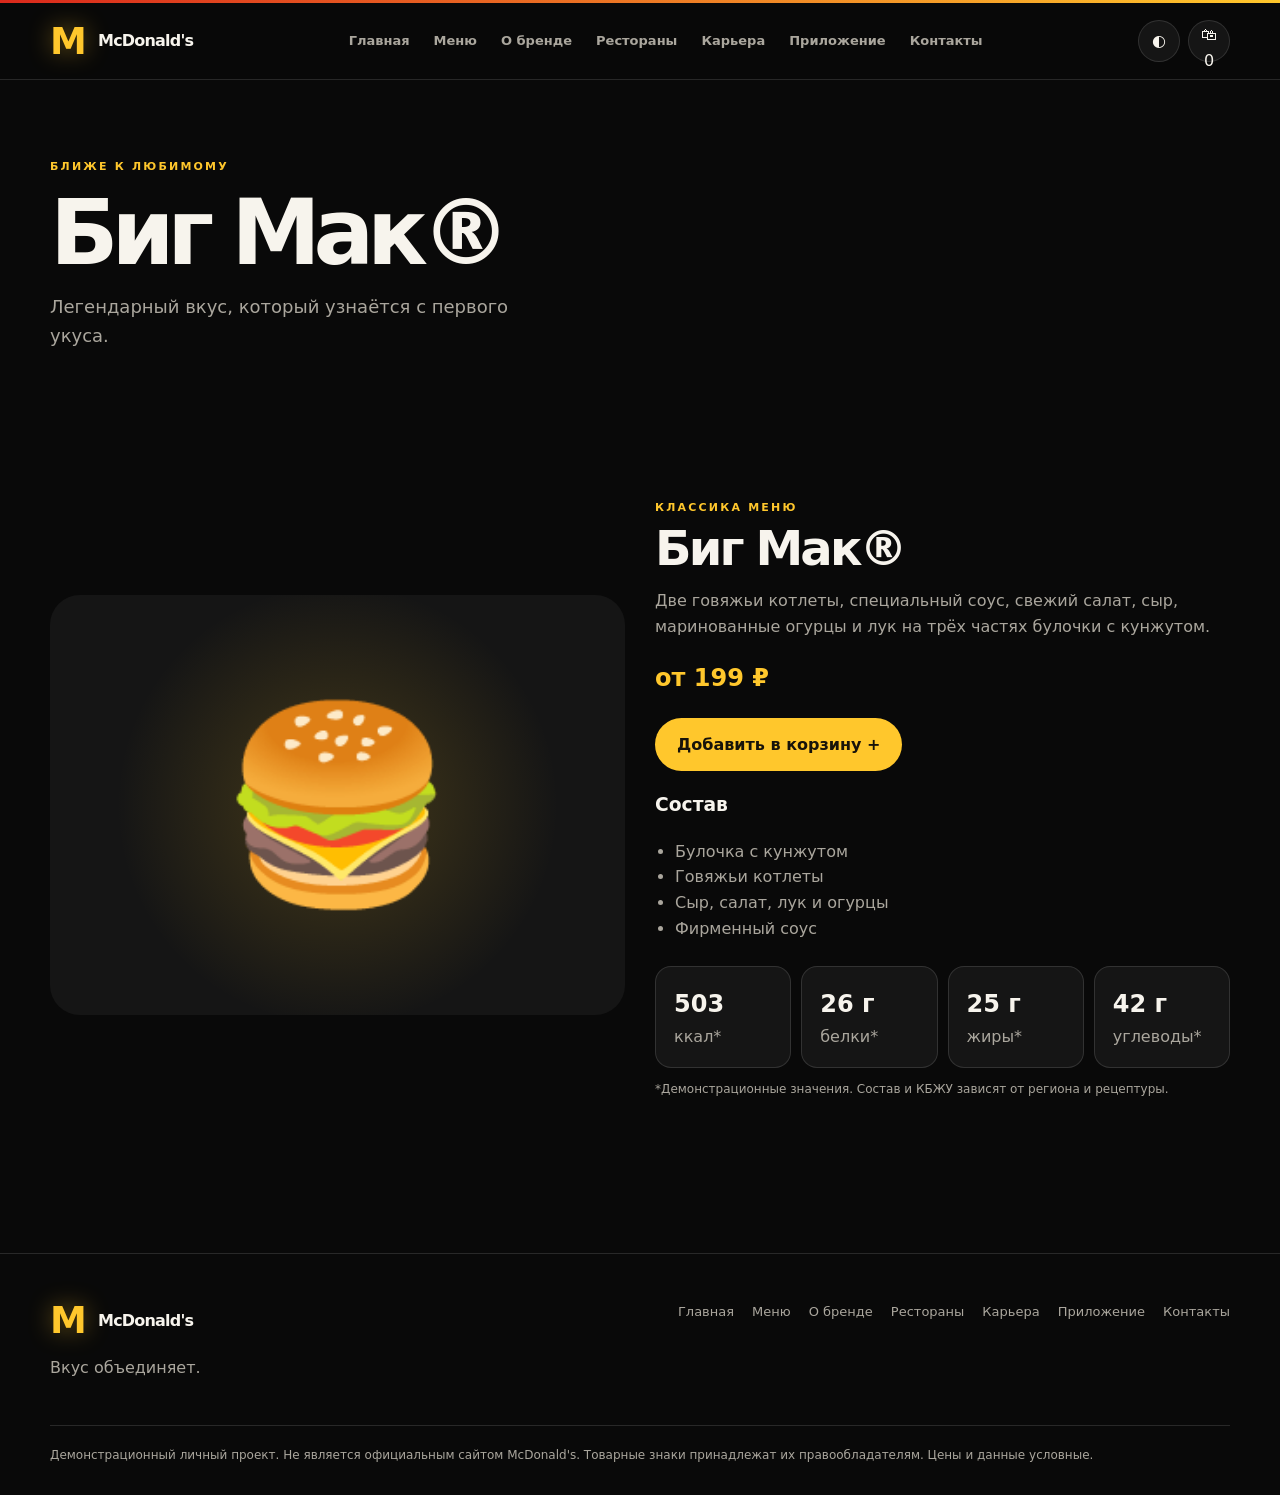
<file: product.html>
<!doctype html><html lang="ru" data-theme="dark"><head><meta charset="utf-8"><meta name="viewport" content="width=device-width,initial-scale=1"><meta name="theme-color" content="#090909"><meta name="description" content="McDonald's — вкус, который объединяет. Демонстрационный сайт."><title>product — McDonald's</title><link rel="stylesheet" href="styles.css"></head><body><div class="topline"></div><header class="header"><div class="wrap nav"><a class="brand" href="index.html"><span class="arches">M</span><span>McDonald's</span></a><nav class="links" id="links" aria-label="Основная навигация"><a href="index.html" class="" >Главная</a><a href="menu.html" class="" >Меню</a><a href="about.html" class="" >О бренде</a><a href="locations.html" class="" >Рестораны</a><a href="careers.html" class="" >Карьера</a><a href="app.html" class="" >Приложение</a><a href="contacts.html" class="" >Контакты</a></nav><div class="navtools"><button class="iconbtn" id="theme" aria-label="Переключить тему">◐</button><button class="iconbtn" aria-label="Корзина" onclick="document.getElementById('modal').classList.add('open')">🛍 <span id="cartCount">0</span></button><button class="burger" id="burger" aria-label="Открыть меню">☰</button></div></div></header><main><header class="pagehead wrap"><div class="eyebrow">Ближе к любимому</div><h1>Биг Мак®</h1><p class="lead">Легендарный вкус, который узнаётся с первого укуса.</p></header><section class="section wrap detail"><div class="detailvisual reveal">🍔</div><div><div class="eyebrow">Классика меню</div><h2 style="font-size:48px;letter-spacing:-.06em">Биг Мак®</h2><p class="muted">Две говяжьи котлеты, специальный соус, свежий салат, сыр, маринованные огурцы и лук на трёх частях булочки с кунжутом.</p><div class="price" style="font-size:24px;margin:20px 0">от 199 ₽</div><button class="btn" data-add="Биг Мак">Добавить в корзину +</button><h3>Состав</h3><ul class="list"><li>Булочка с кунжутом</li><li>Говяжьи котлеты</li><li>Сыр, салат, лук и огурцы</li><li>Фирменный соус</li></ul><div class="statrow"><div class="stat"><b>503</b><span class="muted">ккал*</span></div><div class="stat"><b>26 г</b><span class="muted">белки*</span></div><div class="stat"><b>25 г</b><span class="muted">жиры*</span></div><div class="stat"><b>42 г</b><span class="muted">углеводы*</span></div></div><p class="muted" style="font-size:12px">*Демонстрационные значения. Состав и КБЖУ зависят от региона и рецептуры.</p></div></section></main><footer class="footer"><div class="wrap"><div class="footrow"><div><a class="brand" href="index.html"><span class="arches">M</span><span>McDonald's</span></a><p class="muted">Вкус объединяет.</p></div><div class="footlinks"><a href="index.html">Главная</a><a href="menu.html">Меню</a><a href="about.html">О бренде</a><a href="locations.html">Рестораны</a><a href="careers.html">Карьера</a><a href="app.html">Приложение</a><a href="contacts.html">Контакты</a></div></div><div class="muted" style="border-top:1px solid var(--line);margin-top:28px;padding-top:20px;font-size:12px">Демонстрационный личный проект. Не является официальным сайтом McDonald's. Товарные знаки принадлежат их правообладателям. Цены и данные условные.</div></div></footer><div class="modal" id="modal" role="dialog" aria-modal="true" aria-labelledby="modalTitle"><div class="modalbox"><div class="eyebrow">Корзина</div><h2 id="modalTitle">Готово!</h2><p id="modalText" class="muted">Товар добавлен.</p><button class="btn" data-close>Продолжить</button></div></div><div class="toast" id="toast" role="status"></div><script src="app.js"></script></body></html>
</file>
<file: styles.css>
:root{--bg:#090909;--panel:#151515;--panel2:#202020;--ink:#f7f4ed;--muted:#aaa69d;--red:#da291c;--yellow:#ffc72c;--line:#ffffff20;--r:22px;--max:1180px} [data-theme=light]{--bg:#f4f1e9;--panel:#fff;--panel2:#ebe6dc;--ink:#171615;--muted:#68635b;--line:#17161520}*{box-sizing:border-box}html{scroll-behavior:smooth}body{margin:0;background:var(--bg);color:var(--ink);font:16px/1.6 system-ui,-apple-system,Segoe UI,sans-serif;transition:.25s}a{color:inherit;text-decoration:none}button,input,select,textarea{font:inherit}.wrap{width:min(var(--max),calc(100% - 40px));margin:auto}.topline{height:3px;background:linear-gradient(90deg,var(--red),var(--yellow))}.header{position:sticky;top:0;z-index:20;background:color-mix(in srgb,var(--bg) 86%,transparent);backdrop-filter:blur(18px);border-bottom:1px solid var(--line)}.nav{height:76px;display:flex;align-items:center;justify-content:space-between;gap:20px}.brand{display:flex;align-items:center;gap:12px;font-weight:900;letter-spacing:-.05em}.arches{font-size:37px;line-height:1;color:var(--yellow);font-weight:900;text-shadow:0 0 24px #ffc72c70}.links{display:flex;gap:24px;align-items:center}.links a{font-size:13px;color:var(--muted);font-weight:700}.links a.active,.links a:hover{color:var(--ink)}.navtools{display:flex;gap:8px}.iconbtn,.burger{border:1px solid var(--line);background:var(--panel);color:var(--ink);border-radius:50%;width:42px;height:42px}.burger{display:none}.hero{padding:86px 0 72px;min-height:570px;display:grid;grid-template-columns:1.1fr .9fr;align-items:center;gap:30px}.eyebrow{color:var(--yellow);font-size:11px;font-weight:800;letter-spacing:.2em;text-transform:uppercase}.display{font-size:clamp(54px,8vw,108px);line-height:.92;letter-spacing:-.085em;font-weight:850;margin:18px 0 24px}.display em{font-style:normal;color:var(--yellow)}.lead{max-width:520px;color:var(--muted);font-size:18px}.actions{display:flex;gap:12px;flex-wrap:wrap;margin-top:30px}.btn{border:0;border-radius:999px;background:var(--yellow);color:#17130a;padding:14px 22px;font-weight:850;display:inline-flex;justify-content:center;align-items:center;gap:9px;cursor:pointer;transition:.2s}.btn:hover{transform:translateY(-3px);box-shadow:0 12px 30px #ffc72c35}.btn.ghost{background:transparent;border:1px solid var(--line);color:var(--ink)}.visual{min-height:420px;position:relative;display:grid;place-items:center;isolation:isolate}.orb{position:absolute;width:min(82%,420px);aspect-ratio:1;border-radius:50%;background:radial-gradient(circle at 35% 28%,#ffdf75,#ffc72c 24%,#d98d13 54%,#5d260e 76%,transparent 77%);filter:drop-shadow(0 35px 65px #ffb00030);z-index:-1;animation:float 6s ease-in-out infinite}.burgerart{font-size:clamp(130px,24vw,260px);filter:drop-shadow(0 32px 18px #0009);transform:rotate(-12deg);animation:float 5s ease-in-out infinite}.stamp{position:absolute;right:4%;bottom:13%;border:1px solid var(--line);background:var(--panel);padding:18px 22px;border-radius:18px;transform:rotate(5deg);box-shadow:var(--shadow)}.section{padding:82px 0}.sectionhead{display:flex;justify-content:space-between;align-items:end;gap:20px;margin-bottom:30px}.section h2{font-size:clamp(34px,5vw,62px);letter-spacing:-.07em;line-height:1;margin:8px 0}.muted{color:var(--muted)}.grid{display:grid;grid-template-columns:repeat(3,1fr);gap:16px}.tile{background:var(--panel);border:1px solid var(--line);border-radius:var(--r);overflow:hidden;transition:.25s}.tile:hover{transform:translateY(-5px);border-color:#ffc72c70}.foodvisual{height:205px;display:grid;place-items:center;background:radial-gradient(circle at 50% 45%,#ffc72c26,transparent 62%),var(--panel2);font-size:100px}.tilebody{padding:22px}.tile h3{margin:0 0 7px;font-size:21px;letter-spacing:-.04em}.price{font-weight:900;color:var(--yellow)}.split{display:grid;grid-template-columns:1fr 1fr;gap:24px;align-items:center}.feature{background:var(--panel);border:1px solid var(--line);border-radius:30px;padding:34px;min-height:270px}.featurebig{font-size:clamp(70px,12vw,150px);line-height:1}.pagehead{padding:78px 0 48px}.pagehead h1{font-size:clamp(48px,8vw,90px);line-height:.95;letter-spacing:-.08em;margin:14px 0}.toolbar{display:flex;gap:10px;flex-wrap:wrap;margin:24px 0}.field{background:var(--panel);color:var(--ink);border:1px solid var(--line);border-radius:14px;padding:13px 15px;min-width:0}.toolbar .field{flex:1;min-width:180px}.pill{border:1px solid var(--line);background:var(--panel);color:var(--ink);border-radius:999px;padding:10px 16px}.pill.active{background:var(--yellow);color:#17130a;border-color:var(--yellow)}.detail{display:grid;grid-template-columns:1fr 1fr;gap:30px;align-items:center}.detailvisual{min-height:420px;border-radius:30px;background:radial-gradient(circle,#ffc72c35,transparent 62%),var(--panel);display:grid;place-items:center;font-size:190px}.list{padding-left:20px;color:var(--muted)}.statrow{display:grid;grid-template-columns:repeat(4,1fr);gap:10px;margin-top:25px}.stat{background:var(--panel);border:1px solid var(--line);border-radius:16px;padding:18px}.stat b{display:block;font-size:24px}.timeline{border-left:1px solid var(--line);margin:30px 0;padding-left:25px}.timeline article{padding:0 0 26px;position:relative}.timeline article:before{content:'';position:absolute;left:-31px;top:8px;width:11px;height:11px;border-radius:50%;background:var(--yellow);box-shadow:0 0 16px #ffc72c}.faq details{border-bottom:1px solid var(--line);padding:18px 0}.faq summary{font-weight:800;cursor:pointer}.faq p{color:var(--muted);max-width:720px}.mapmock{height:360px;border-radius:28px;border:1px solid var(--line);background:linear-gradient(35deg,transparent 48%,#ffc72c20 49%,#ffc72c20 50%,transparent 51%),linear-gradient(120deg,transparent 48%,#ffffff12 49%,#ffffff12 50%,transparent 51%),var(--panel);display:grid;place-items:center;text-align:center;padding:20px}.formgrid{display:grid;grid-template-columns:1fr 1fr;gap:12px}.formgrid textarea{grid-column:1/-1;min-height:130px}.footer{padding:48px 0 30px;border-top:1px solid var(--line);margin-top:60px}.footrow{display:flex;justify-content:space-between;gap:30px;flex-wrap:wrap}.footlinks{display:flex;gap:18px;flex-wrap:wrap;color:var(--muted);font-size:13px}.reveal{opacity:0;transform:translateY(18px);transition:.65s}.reveal.visible{opacity:1;transform:none}.modal{position:fixed;inset:0;z-index:50;background:#0009;display:none;place-items:center;padding:20px}.modal.open{display:grid}.modalbox{width:min(430px,100%);background:var(--panel);border:1px solid var(--line);border-radius:24px;padding:28px;box-shadow:0 30px 90px #0009}.toast{position:fixed;bottom:22px;left:50%;transform:translate(-50%,20px);opacity:0;background:var(--yellow);color:#17130a;padding:12px 18px;border-radius:999px;font-weight:800;transition:.25s;z-index:70}.toast.show{opacity:1;transform:translate(-50%,0)}@keyframes float{50%{transform:translateY(-13px) rotate(-8deg)}}@media(max-width:850px){.links{display:none;position:absolute;top:76px;left:0;right:0;padding:22px;background:var(--bg);border-bottom:1px solid var(--line);flex-direction:column;align-items:flex-start}.links.open{display:flex}.burger{display:block}.hero{grid-template-columns:1fr;padding-top:60px}.visual{min-height:310px}.grid{grid-template-columns:repeat(2,1fr)}.split,.detail{grid-template-columns:1fr}.statrow{grid-template-columns:repeat(2,1fr)}}@media(max-width:560px){.wrap{width:min(100% - 28px,var(--max))}.nav{height:66px}.links{top:66px}.hero{padding:55px 0 30px}.display{font-size:clamp(52px,16vw,82px)}.grid{grid-template-columns:1fr}.foodvisual{height:180px}.section{padding:58px 0}.sectionhead{align-items:start;flex-direction:column}.formgrid{grid-template-columns:1fr}.formgrid textarea{grid-column:auto}.pagehead{padding:55px 0 28px}.detailvisual{min-height:300px;font-size:140px}}@media(prefers-reduced-motion:reduce){*,*:before,*:after{scroll-behavior:auto!important;animation:none!important;transition:none!important}.reveal{opacity:1;transform:none}}
</file>
